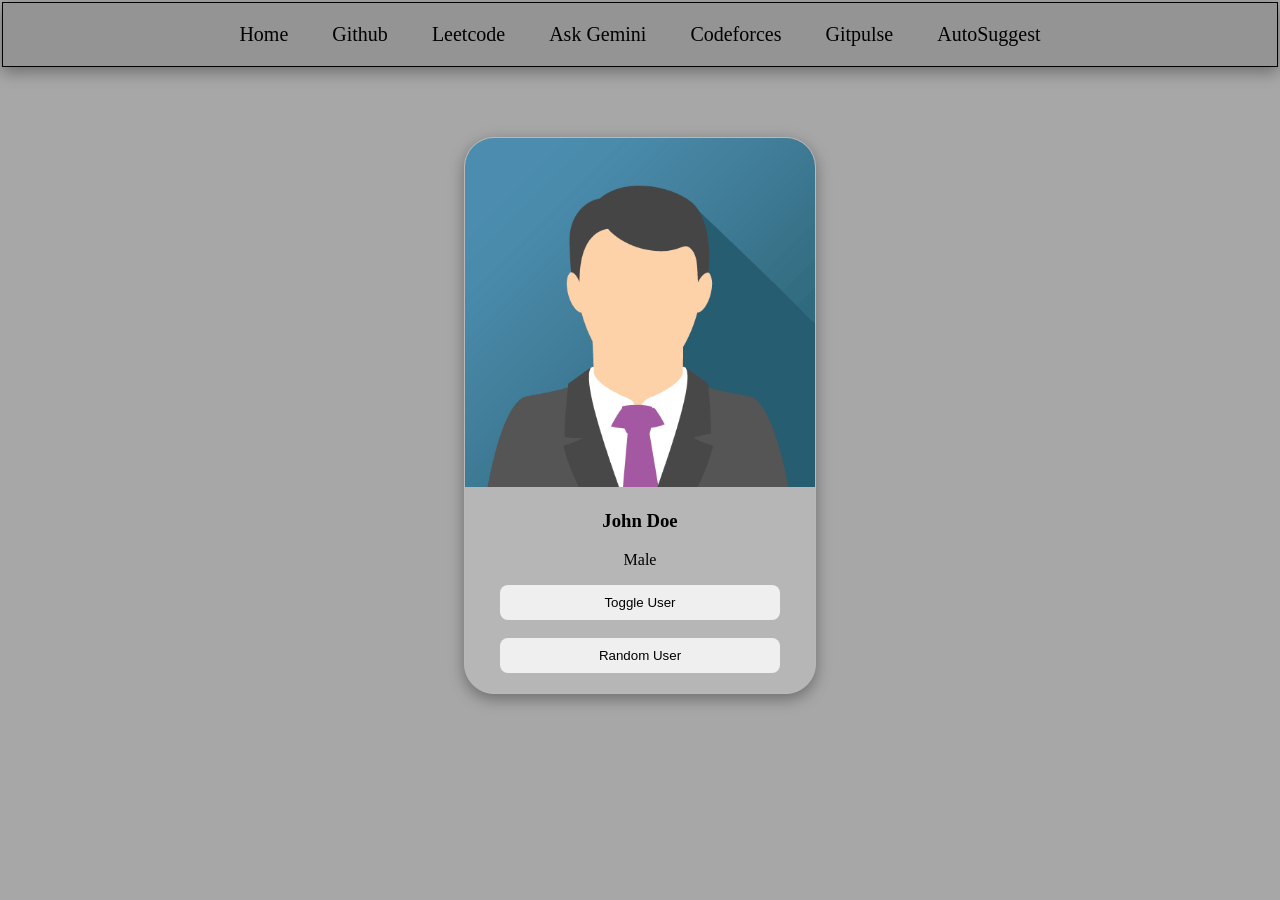
<file: src/main/resources/static/index.html>
<!DOCTYPE html>
<html lang="en">
<head>
    <meta charset="UTF-8">
    <meta name="viewport" content="width=device-width, initial-scale=1.0">
    <title>Auto Suggest</title>
    <link rel="stylesheet" href="index.css">
</head>
<body>
    <!-- <h1>Hello World!</h1> -->
     <div class="navbar">
        <a href="">Home</a>
        <a href="https://github.com/" target="_blank">Github</a>
        <a href="leetcode-stats.html" target="_blank">Leetcode</a>
        <a href="ask-gemini.html" target="_blank">Ask Gemini</a>
        <a href="codeforces-stats.html" target="_blank">Codeforces</a>
        <a href="gitpulse.html" target="_blank">Gitpulse</a>
        <a href="autosuggest.html" target="_blank">AutoSuggest</a>

       
     </div>

     <div class="card">
        <img id="user-image" src="john.png" alt="image not found">
        <h3 id="user-name">John Doe</h3>
        <p id="user-gender">Male</p>

        <button onclick="toggleUser()" >Toggle User</button>
        <br>
        <br>
        <button onclick="randomUser()">Random User</button>
     </div>
    <script src="index.js"></script>
</body>
</html>
</file>
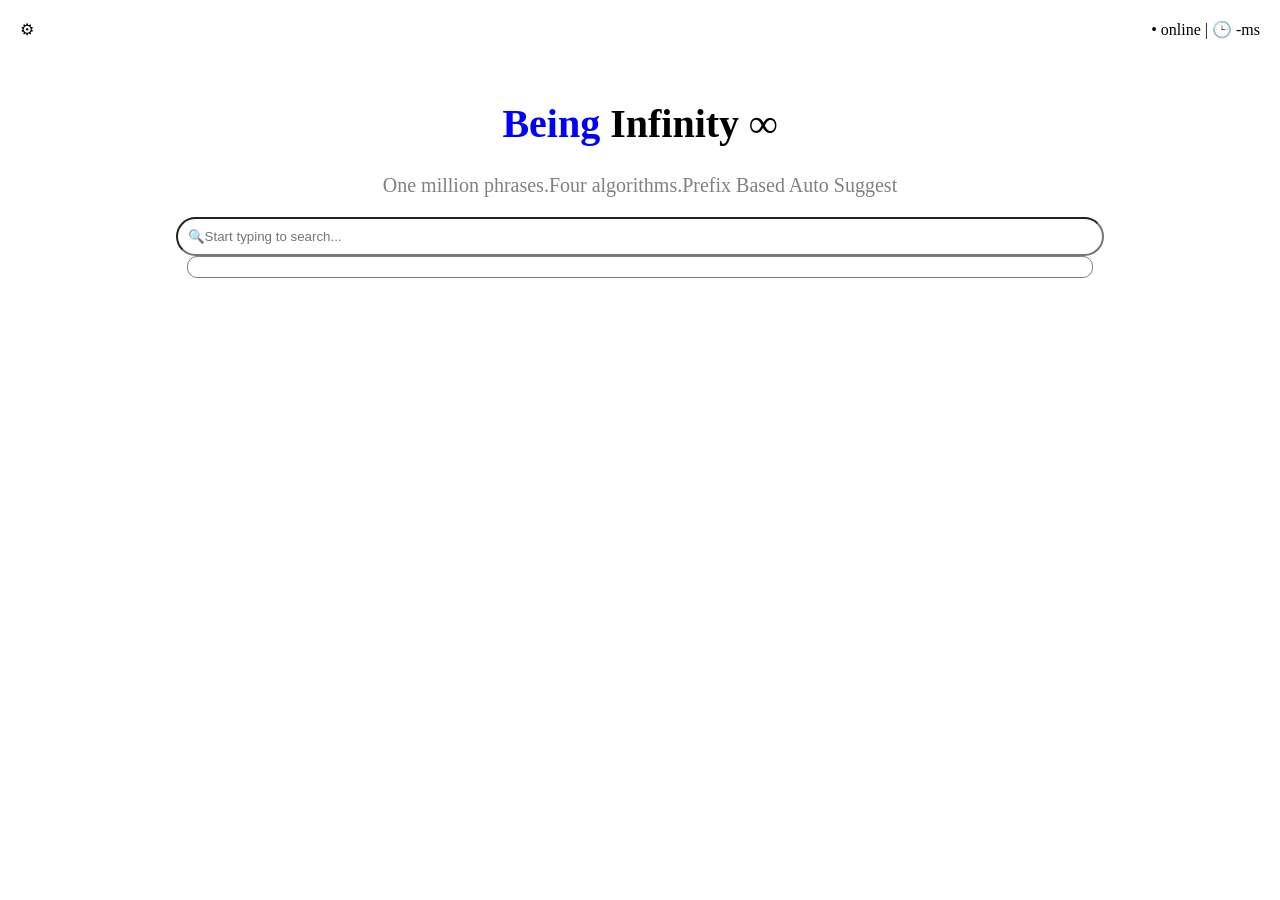
<file: src/main/resources/static/autosuggest.html>
<!DOCTYPE html>
<html lang="en">
<head>
    <meta charset="UTF-8">
    <meta name="viewport" content="width=device-width, initial-scale=1.0">
    <title>Document</title>
    <style>
       body{
         text-align: center;
       }
       .gear{
        position: fixed;
        top: 20px;
        left: 20px;
       }
       .pill{
        position: fixed;
        top: 20px;
        right: 20px;
       }
       .logo{
        font-size: 40px;
        font-weight: bold;
        margin-top: 100px;
       }
       .tag{
        font-size: 20px;
        color: gray;
       }
       .being{
        color: blue;
       }
       .search_box{
        padding-top:10px;
        padding-bottom:10px;
        padding-left:10px;
        padding-right:30px;

        border-radius: 20px;
        width:70%;
       }
       .search_suggestions{
        width:70%;
        margin:0 auto;
        text-align:left;
        border:1px solid gray;
        border-radius: 10px;
        padding:10px;
       }
       .suggestion{
       padding: 10px 14px;
            border-bottom: 1px solid #f2f2f2;
            font-size: 14px;
       }
    </style>
</head>
<body>
    <span class="gear">&#x2699;</span>
    <span class="pill">&#x2022; online | &#x1F552; -ms </span>
    <h1 class="logo">
        <span class="being">Being </span>  Infinity  &infin; </h1>
    <p class="tag">One million phrases.Four algorithms.Prefix Based Auto Suggest</p>
   
    <input class="search_box"type="text" placeholder="&#128269;Start typing to search..." >
    <div class="search_suggestions">
        <!-- <div class="suggestion" cyber security>Cyber Security</div> -->
        <!-- <br> -->
        <!-- <div class="suggestion" artificial intelligence and data science> Artificial Intelligence and Data Science</div> -->
    </div>
    <script>
        function getsearchsuggestions(){
            var searchbox = document.getElementsByClassName("search_box");
            var searchsuggestions = document.getElementsByClassName("search_suggestions");
            var userinput = searchbox.value;
            if(userinput.trim()=="")
        }
    </script>
    
</body>
</html>
</file>
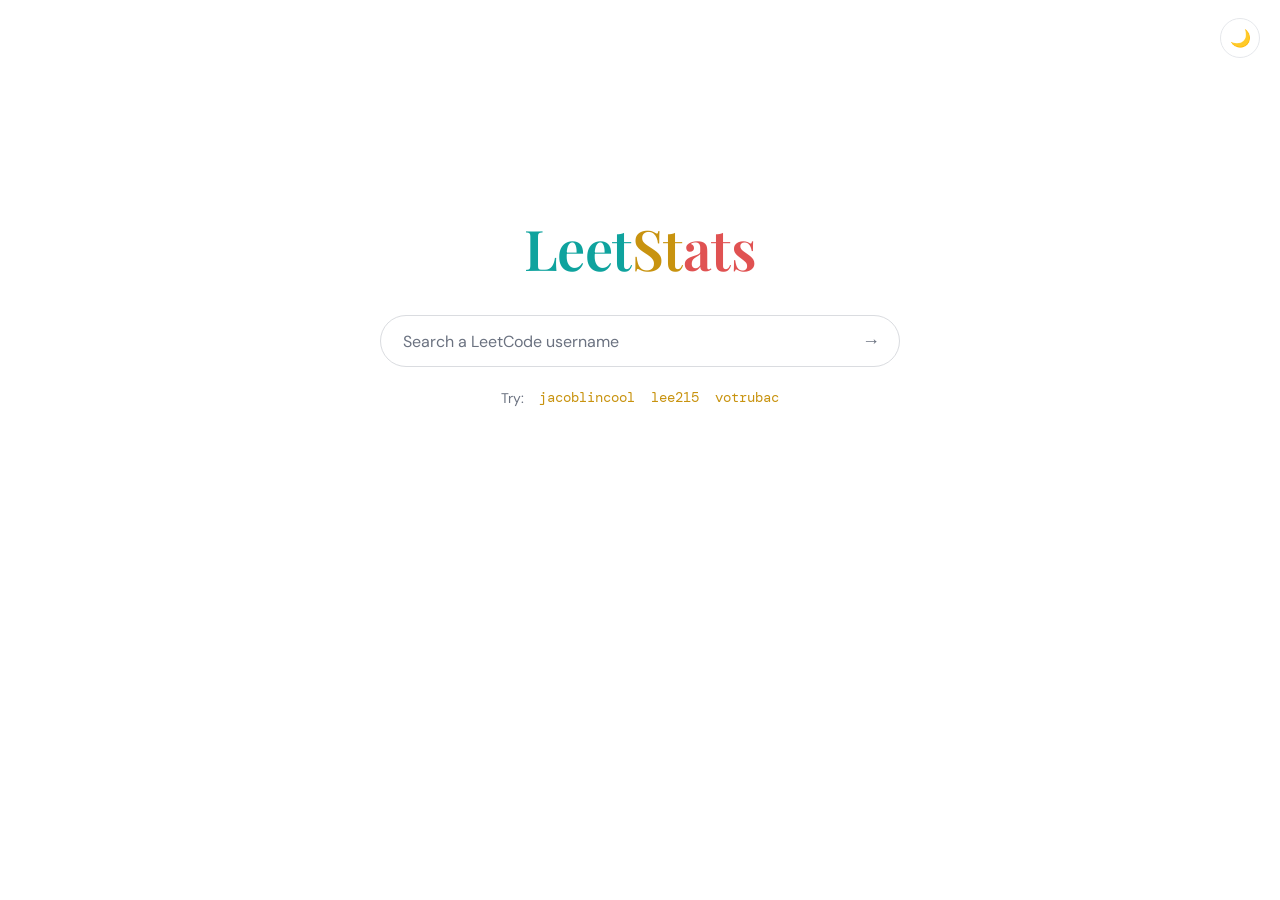
<file: src/main/resources/static/leetcode-stats.html>
<!DOCTYPE html>
<html lang="en" data-theme="light">
<head>
<meta charset="UTF-8">
<meta name="viewport" content="width=device-width, initial-scale=1.0">
<title>LeetStats</title>
<link rel="preconnect" href="https://fonts.googleapis.com">
<link rel="preconnect" href="https://fonts.gstatic.com" crossorigin>
<link href="https://fonts.googleapis.com/css2?family=Playfair+Display:wght@600&family=DM+Sans:wght@400;500;700&family=DM+Mono:wght@400;500&display=swap" rel="stylesheet">
<style>
  :root, [data-theme="light"] {
    --bg: #ffffff;
    --text: #1f2328;
    --muted: #6b7280;
    --line: #e5e7eb;
    --surface: #ffffff;
    --input-border: #dadce0;
    --input-shadow: rgba(32, 33, 36, 0.12);
    --track: #f0f1f3;
    --easy: #0fa39e;
    --medium: #c8930f;
    --hard: #e05252;
    --accent: #c8930f;
    --card-shadow: 0 1px 3px rgba(32, 33, 36, 0.08), 0 8px 28px rgba(32, 33, 36, 0.06);
  }
  [data-theme="dark"] {
    --bg: #0a0b0d;
    --text: #e9e7e2;
    --muted: #8b8f98;
    --line: rgba(255, 255, 255, 0.09);
    --surface: #121418;
    --input-border: rgba(255, 255, 255, 0.14);
    --input-shadow: rgba(0, 0, 0, 0.5);
    --track: rgba(255, 255, 255, 0.08);
    --easy: #3ddad7;
    --medium: #e3b341;
    --hard: #ff6b6b;
    --accent: #e3b341;
    --card-shadow: 0 20px 50px rgba(0, 0, 0, 0.45);
  }

  * { margin: 0; padding: 0; box-sizing: border-box; }

  html, body { height: 100%; }

  body {
    background: var(--bg);
    color: var(--text);
    font-family: "DM Sans", system-ui, sans-serif;
    display: flex;
    flex-direction: column;
    align-items: center;
    transition: background 0.25s, color 0.25s;
  }

  /* theme toggle, top right */
  .theme-toggle {
    position: fixed;
    top: 18px;
    right: 20px;
    width: 40px;
    height: 40px;
    border-radius: 50%;
    border: 1px solid var(--line);
    background: var(--surface);
    color: var(--text);
    font-size: 17px;
    cursor: pointer;
    display: flex;
    align-items: center;
    justify-content: center;
    transition: background 0.25s, border-color 0.25s, transform 0.15s;
    z-index: 10;
  }
  .theme-toggle:hover { transform: scale(1.06); }
  .theme-toggle:focus-visible { outline: 2px solid var(--accent); outline-offset: 2px; }

  main {
    width: 100%;
    max-width: 640px;
    padding: 0 24px 64px;
    display: flex;
    flex-direction: column;
    align-items: center;
    /* Google-style: sits a bit above vertical center when idle */
    margin-top: clamp(96px, 24vh, 210px);
    transition: margin-top 0.45s cubic-bezier(0.3, 0.8, 0.3, 1);
  }
  body.has-result main { margin-top: 72px; }

  .wordmark {
    font-family: "Playfair Display", serif;
    font-weight: 600;
    font-size: clamp(40px, 8vw, 56px);
    letter-spacing: -0.01em;
    margin-bottom: 30px;
    user-select: none;
  }
  .wordmark .l { color: var(--easy); }
  .wordmark .e { color: var(--medium); }
  .wordmark .t { color: var(--hard); }

  /* search */
  .search {
    width: 100%;
    max-width: 520px;
    display: flex;
    align-items: center;
    gap: 12px;
    background: var(--surface);
    border: 1px solid var(--input-border);
    border-radius: 999px;
    padding: 0 8px 0 22px;
    height: 52px;
    transition: box-shadow 0.2s, border-color 0.2s, background 0.25s;
  }
  .search:focus-within {
    box-shadow: 0 2px 10px var(--input-shadow);
    border-color: transparent;
  }
  [data-theme="dark"] .search:focus-within { border-color: var(--accent); box-shadow: none; }

  .search input {
    flex: 1;
    min-width: 0;
    border: none;
    outline: none;
    background: transparent;
    color: var(--text);
    font-family: "DM Mono", monospace;
    font-size: 16px;
  }
  .search input::placeholder { color: var(--muted); font-family: "DM Sans", sans-serif; }

  .search button {
    border: none;
    background: transparent;
    color: var(--muted);
    font-size: 18px;
    width: 40px;
    height: 40px;
    border-radius: 50%;
    cursor: pointer;
    display: flex;
    align-items: center;
    justify-content: center;
    transition: color 0.15s, background 0.15s;
  }
  .search button:hover { color: var(--accent); background: var(--track); }
  .search button:focus-visible { outline: 2px solid var(--accent); outline-offset: 1px; }
  .search button:disabled { opacity: 0.45; cursor: wait; }

  .try {
    margin-top: 20px;
    font-size: 14px;
    color: var(--muted);
    display: flex;
    gap: 14px;
    align-items: center;
    flex-wrap: wrap;
    justify-content: center;
  }
  .try button {
    background: none;
    border: none;
    padding: 2px 1px;
    color: var(--accent);
    font-family: "DM Mono", monospace;
    font-size: 13.5px;
    cursor: pointer;
    border-bottom: 1px dashed transparent;
    transition: border-color 0.15s;
  }
  .try button:hover { border-bottom-color: var(--accent); }
  .try button:focus-visible { outline: 2px solid var(--accent); outline-offset: 2px; }

  /* states */
  .loader {
    margin-top: 52px;
    width: 34px; height: 34px;
    border: 3px solid var(--track);
    border-top-color: var(--accent);
    border-radius: 50%;
    animation: spin 0.8s linear infinite;
  }
  @keyframes spin { to { transform: rotate(360deg); } }

  .error {
    margin-top: 44px;
    text-align: center;
    color: var(--muted);
    font-size: 14.5px;
    line-height: 1.6;
    max-width: 420px;
  }
  .error b { color: var(--hard); font-weight: 700; display: block; margin-bottom: 4px; }

  /* card */
  .card {
    width: 100%;
    margin-top: 44px;
    background: var(--surface);
    border: 1px solid var(--line);
    border-radius: 18px;
    padding: 30px 34px;
    box-shadow: var(--card-shadow);
    animation: rise 0.45s cubic-bezier(0.2, 0.7, 0.3, 1) both;
    transition: background 0.25s, border-color 0.25s;
  }
  @keyframes rise {
    from { opacity: 0; transform: translateY(14px); }
    to   { opacity: 1; transform: translateY(0); }
  }

  .card-head {
    display: flex;
    justify-content: space-between;
    align-items: baseline;
    gap: 10px;
    flex-wrap: wrap;
    margin-bottom: 26px;
  }
  .card-head a {
    font-family: "Playfair Display", serif;
    font-size: 23px;
    font-weight: 600;
    color: var(--text);
    text-decoration: none;
  }
  .card-head a:hover { color: var(--accent); }
  .card-head .rank {
    font-family: "DM Mono", monospace;
    font-size: 13px;
    color: var(--muted);
  }
  .card-head .rank b { color: var(--accent); font-weight: 500; }

  .card-body {
    display: grid;
    grid-template-columns: 168px 1fr;
    gap: 34px;
    align-items: center;
  }

  .ring-wrap { position: relative; width: 168px; height: 168px; margin: 0 auto; }
  .ring-wrap svg { transform: rotate(-90deg); display: block; }
  .ring-track { fill: none; stroke: var(--track); stroke-width: 9; }
  .ring-fill {
    fill: none;
    stroke: var(--accent);
    stroke-width: 9;
    stroke-linecap: round;
    transition: stroke-dashoffset 1.1s cubic-bezier(0.3, 0.8, 0.3, 1), stroke 0.25s;
  }
  .ring-center {
    position: absolute; inset: 0;
    display: flex; flex-direction: column;
    align-items: center; justify-content: center;
  }
  .ring-center .big {
    font-family: "DM Mono", monospace;
    font-size: 36px;
    line-height: 1;
  }
  .ring-center .small {
    color: var(--muted);
    font-size: 11.5px;
    margin-top: 6px;
    letter-spacing: 0.06em;
    text-transform: uppercase;
  }

  .bars { display: flex; flex-direction: column; gap: 18px; }
  .bar-top {
    display: flex;
    justify-content: space-between;
    align-items: baseline;
    margin-bottom: 7px;
  }
  .bar-top .label {
    font-size: 12.5px;
    font-weight: 700;
    letter-spacing: 0.09em;
    text-transform: uppercase;
  }
  .bar-top .nums {
    font-family: "DM Mono", monospace;
    font-size: 13px;
    color: var(--muted);
  }
  .bar-top .nums b { color: var(--text); font-weight: 500; }
  .bar-track { height: 7px; border-radius: 99px; background: var(--track); overflow: hidden; }
  .bar-fill { height: 100%; width: 0; border-radius: 99px; transition: width 1.1s cubic-bezier(0.3, 0.8, 0.3, 1); }
  .easy   .label { color: var(--easy); }   .easy   .bar-fill { background: var(--easy); }
  .medium .label { color: var(--medium); } .medium .bar-fill { background: var(--medium); }
  .hard   .label { color: var(--hard); }   .hard   .bar-fill { background: var(--hard); }

  .hidden { display: none !important; }

  @media (max-width: 540px) {
    .card { padding: 24px 20px; }
    .card-body { grid-template-columns: 1fr; gap: 26px; }
  }

  @media (prefers-reduced-motion: reduce) {
    * { animation: none !important; transition: none !important; }
  }
</style>
</head>
<body>
  <button class="theme-toggle" id="theme-toggle" aria-label="Switch theme" title="Switch theme">🌙</button>

  <main>
    <h1 class="wordmark"><span class="l">Leet</span><span class="e">St</span><span class="t">ats</span></h1>

    <div class="search">
      <input id="username" type="text" placeholder="Search a LeetCode username" autocomplete="off" spellcheck="false" aria-label="LeetCode username">
      <button id="go" aria-label="Fetch stats" title="Fetch stats">→</button>
    </div>

    <div class="try">
      <span>Try:</span>
      <button data-u="jacoblincool">jacoblincool</button>
      <button data-u="lee215">lee215</button>
      <button data-u="votrubac">votrubac</button>
    </div>

    <div id="loading" class="loader hidden" role="status" aria-label="Loading"></div>

    <div id="error" class="error hidden" role="alert">
      <b>Couldn't fetch that profile</b>
      <span id="error-msg"></span>
    </div>

    <section id="card" class="card hidden" aria-live="polite">
      <div class="card-head">
        <a id="profile-link" href="#" target="_blank" rel="noopener"></a>
        <span class="rank">Rank <b id="ranking">—</b></span>
      </div>
      <div class="card-body">
        <div class="ring-wrap">
          <svg width="168" height="168" viewBox="0 0 168 168" aria-hidden="true">
            <circle class="ring-track" cx="84" cy="84" r="74"></circle>
            <circle class="ring-fill" id="ring" cx="84" cy="84" r="74"></circle>
          </svg>
          <div class="ring-center">
            <div class="big" id="total-solved">0</div>
            <div class="small" id="total-label">solved</div>
          </div>
        </div>
        <div class="bars">
          <div class="bar-row easy">
            <div class="bar-top"><span class="label">Easy</span>
              <span class="nums"><b id="easy-solved">0</b> / <span id="easy-total">0</span></span></div>
            <div class="bar-track"><div class="bar-fill" id="easy-bar"></div></div>
          </div>
          <div class="bar-row medium">
            <div class="bar-top"><span class="label">Medium</span>
              <span class="nums"><b id="medium-solved">0</b> / <span id="medium-total">0</span></span></div>
            <div class="bar-track"><div class="bar-fill" id="medium-bar"></div></div>
          </div>
          <div class="bar-row hard">
            <div class="bar-top"><span class="label">Hard</span>
              <span class="nums"><b id="hard-solved">0</b> / <span id="hard-total">0</span></span></div>
            <div class="bar-track"><div class="bar-fill" id="hard-bar"></div></div>
          </div>
        </div>
      </div>
    </section>
  </main>

<script>
(function () {
  "use strict";

  /* ---------- theme ---------- */
  var root = document.documentElement;
  var toggle = document.getElementById("theme-toggle");
  var prefersDark = window.matchMedia("(prefers-color-scheme: dark)").matches;
  setTheme(prefersDark ? "dark" : "light");

  function setTheme(t) {
    root.setAttribute("data-theme", t);
    toggle.textContent = t === "dark" ? "☀️" : "🌙";
  }
  toggle.addEventListener("click", function () {
    setTheme(root.getAttribute("data-theme") === "dark" ? "light" : "dark");
  });

  /* ---------- elements ---------- */
  var input = document.getElementById("username");
  var goBtn = document.getElementById("go");
  var loadingEl = document.getElementById("loading");
  var errorEl = document.getElementById("error");
  var errorMsg = document.getElementById("error-msg");
  var cardEl = document.getElementById("card");

  var RING_R = 74;
  var RING_C = 2 * Math.PI * RING_R;
  var ring = document.getElementById("ring");
  ring.setAttribute("stroke-dasharray", RING_C);
  ring.setAttribute("stroke-dashoffset", RING_C);

  /* ---------- data sources (tried in order) ---------- */
  var SOURCES = [
    {
      url: function (u) { return "https://leetcode-api-faisalshohag.vercel.app/" + encodeURIComponent(u); },
      parse: function (d) {
        if (!d || d.errors || d.totalSolved === undefined) return null;
        return pick(d);
      }
    },
    {
      url: function (u) { return "https://alfa-leetcode-api.onrender.com/userProfile/" + encodeURIComponent(u); },
      parse: function (d) {
        if (!d || d.errors || d.totalSolved === undefined) return null;
        return pick(d);
      }
    },
    {
      url: function (u) { return "https://leetcode-stats-api.herokuapp.com/" + encodeURIComponent(u); },
      parse: function (d) {
        if (!d || d.status !== "success") return null;
        return pick(d);
      }
    }
  ];

  function pick(d) {
    return {
      totalSolved: d.totalSolved, totalQuestions: d.totalQuestions,
      easySolved: d.easySolved, totalEasy: d.totalEasy,
      mediumSolved: d.mediumSolved, totalMedium: d.totalMedium,
      hardSolved: d.hardSolved, totalHard: d.totalHard,
      ranking: d.ranking
    };
  }

  function fetchWithTimeout(url, ms) {
    var ctrl = new AbortController();
    var t = setTimeout(function () { ctrl.abort(); }, ms);
    return fetch(url, { signal: ctrl.signal })
      .then(function (r) { return r.json(); })
      .finally(function () { clearTimeout(t); });
  }

  function fetchStats(username) {
    var i = 0;
    function tryNext() {
      if (i >= SOURCES.length) return Promise.reject(new Error("all sources failed"));
      var src = SOURCES[i++];
      return fetchWithTimeout(src.url(username), 12000)
        .then(function (json) {
          var parsed = src.parse(json);
          return parsed || tryNext();
        })
        .catch(function () { return tryNext(); });
    }
    return tryNext();
  }

  /* ---------- rendering ---------- */
  function fmt(n) {
    if (n === null || n === undefined || isNaN(n)) return "—";
    return Number(n).toLocaleString("en-US");
  }

  function countUp(el, target, ms) {
    var reduce = window.matchMedia("(prefers-reduced-motion: reduce)").matches;
    if (reduce || !target) { el.textContent = fmt(target || 0); return; }
    var start = performance.now();
    (function step(now) {
      var p = Math.min(((now || performance.now()) - start) / ms, 1);
      var eased = 1 - Math.pow(1 - p, 3);
      el.textContent = fmt(Math.round(target * eased));
      if (p < 1) requestAnimationFrame(step);
    })();
  }

  function setBar(id, solved, total) {
    var pct = total > 0 ? (solved / total) * 100 : 0;
    document.getElementById(id).style.width = Math.max(pct, solved > 0 ? 2 : 0) + "%";
  }

  function render(username, s) {
    var link = document.getElementById("profile-link");
    link.textContent = username;
    link.href = "https://leetcode.com/u/" + encodeURIComponent(username) + "/";

    document.getElementById("ranking").textContent = "#" + fmt(s.ranking);
    document.getElementById("total-label").textContent = "of " + fmt(s.totalQuestions);
    document.getElementById("easy-solved").textContent = fmt(s.easySolved);
    document.getElementById("easy-total").textContent = fmt(s.totalEasy);
    document.getElementById("medium-solved").textContent = fmt(s.mediumSolved);
    document.getElementById("medium-total").textContent = fmt(s.totalMedium);
    document.getElementById("hard-solved").textContent = fmt(s.hardSolved);
    document.getElementById("hard-total").textContent = fmt(s.totalHard);

    document.body.classList.add("has-result");
    cardEl.classList.remove("hidden");

    requestAnimationFrame(function () {
      requestAnimationFrame(function () {
        countUp(document.getElementById("total-solved"), s.totalSolved, 1100);
        var pct = s.totalQuestions > 0 ? s.totalSolved / s.totalQuestions : 0;
        ring.setAttribute("stroke-dashoffset", RING_C * (1 - pct));
        setBar("easy-bar", s.easySolved, s.totalEasy);
        setBar("medium-bar", s.mediumSolved, s.totalMedium);
        setBar("hard-bar", s.hardSolved, s.totalHard);
      });
    });
  }

  function resetCard() {
    ring.setAttribute("stroke-dashoffset", RING_C);
    ["easy-bar", "medium-bar", "hard-bar"].forEach(function (id) {
      document.getElementById(id).style.width = "0";
    });
    document.getElementById("total-solved").textContent = "0";
  }

  /* ---------- flow ---------- */
  var busy = false;

  function lookup(username) {
    username = (username || "").trim();
    if (!username || busy) return;
    busy = true;

    input.value = username;
    goBtn.disabled = true;
    errorEl.classList.add("hidden");
    cardEl.classList.add("hidden");
    resetCard();
    loadingEl.classList.remove("hidden");

    fetchStats(username)
      .then(function (stats) {
        loadingEl.classList.add("hidden");
        render(username, stats);
      })
      .catch(function () {
        loadingEl.classList.add("hidden");
        errorMsg.textContent = 'No stats found for "' + username +
          '". Check the spelling, or the public stats APIs may be briefly busy — try again in a moment.';
        errorEl.classList.remove("hidden");
      })
      .finally(function () {
        goBtn.disabled = false;
        busy = false;
      });
  }

  goBtn.addEventListener("click", function () { lookup(input.value); });
  input.addEventListener("keydown", function (e) { if (e.key === "Enter") lookup(input.value); });
  document.querySelectorAll(".try button").forEach(function (b) {
    b.addEventListener("click", function () { lookup(b.dataset.u); });
  });
})();
</script>
</body>
</html>
</file>
<file: src/main/resources/static/index.css>
body{
    margin: 2px;
    background-color: rgb(167, 167, 167);
}

h1 {
    color: rgb(13, 13, 13);
}

.navbar{
    border-style: solid;
    border-width: 1px;
    border-color: rgb(0, 0, 0);
    padding: 20px;
    text-align: center;
    background-color: rgb(148, 148, 148);
    box-shadow: rgba(0, 0, 0, 0.35) 0px 5px 15px;
}

.navbar a{
    padding: 20px;
    text-decoration: none;
    color: black;
    font-size:20px;
}
.navbar a:hover{
    color:rgb(190, 190, 190);
    background-color:rgb(202, 200, 200);

}
.card{
    border: 1px solid rgb(185, 185, 185);
    width: 350px;
    border-radius: 30px;
    text-align: center;
    margin-top: 70px;
    overflow: hidden;
    /* margin-left: 40%; */
    margin-left: auto;
    margin-right: auto;
    padding-bottom: 20px;
    background-color: rgb(182, 182, 182);
    box-shadow: rgba(0, 0, 0, 0.35) 0px 5px 15px;
}

.card img{
    /* width: 300px; */
    width: 100%;
}

.card button{
    border-style: none;
    padding: 10px;
    width: 80%;
    border-radius: 8px;
}
</file>
